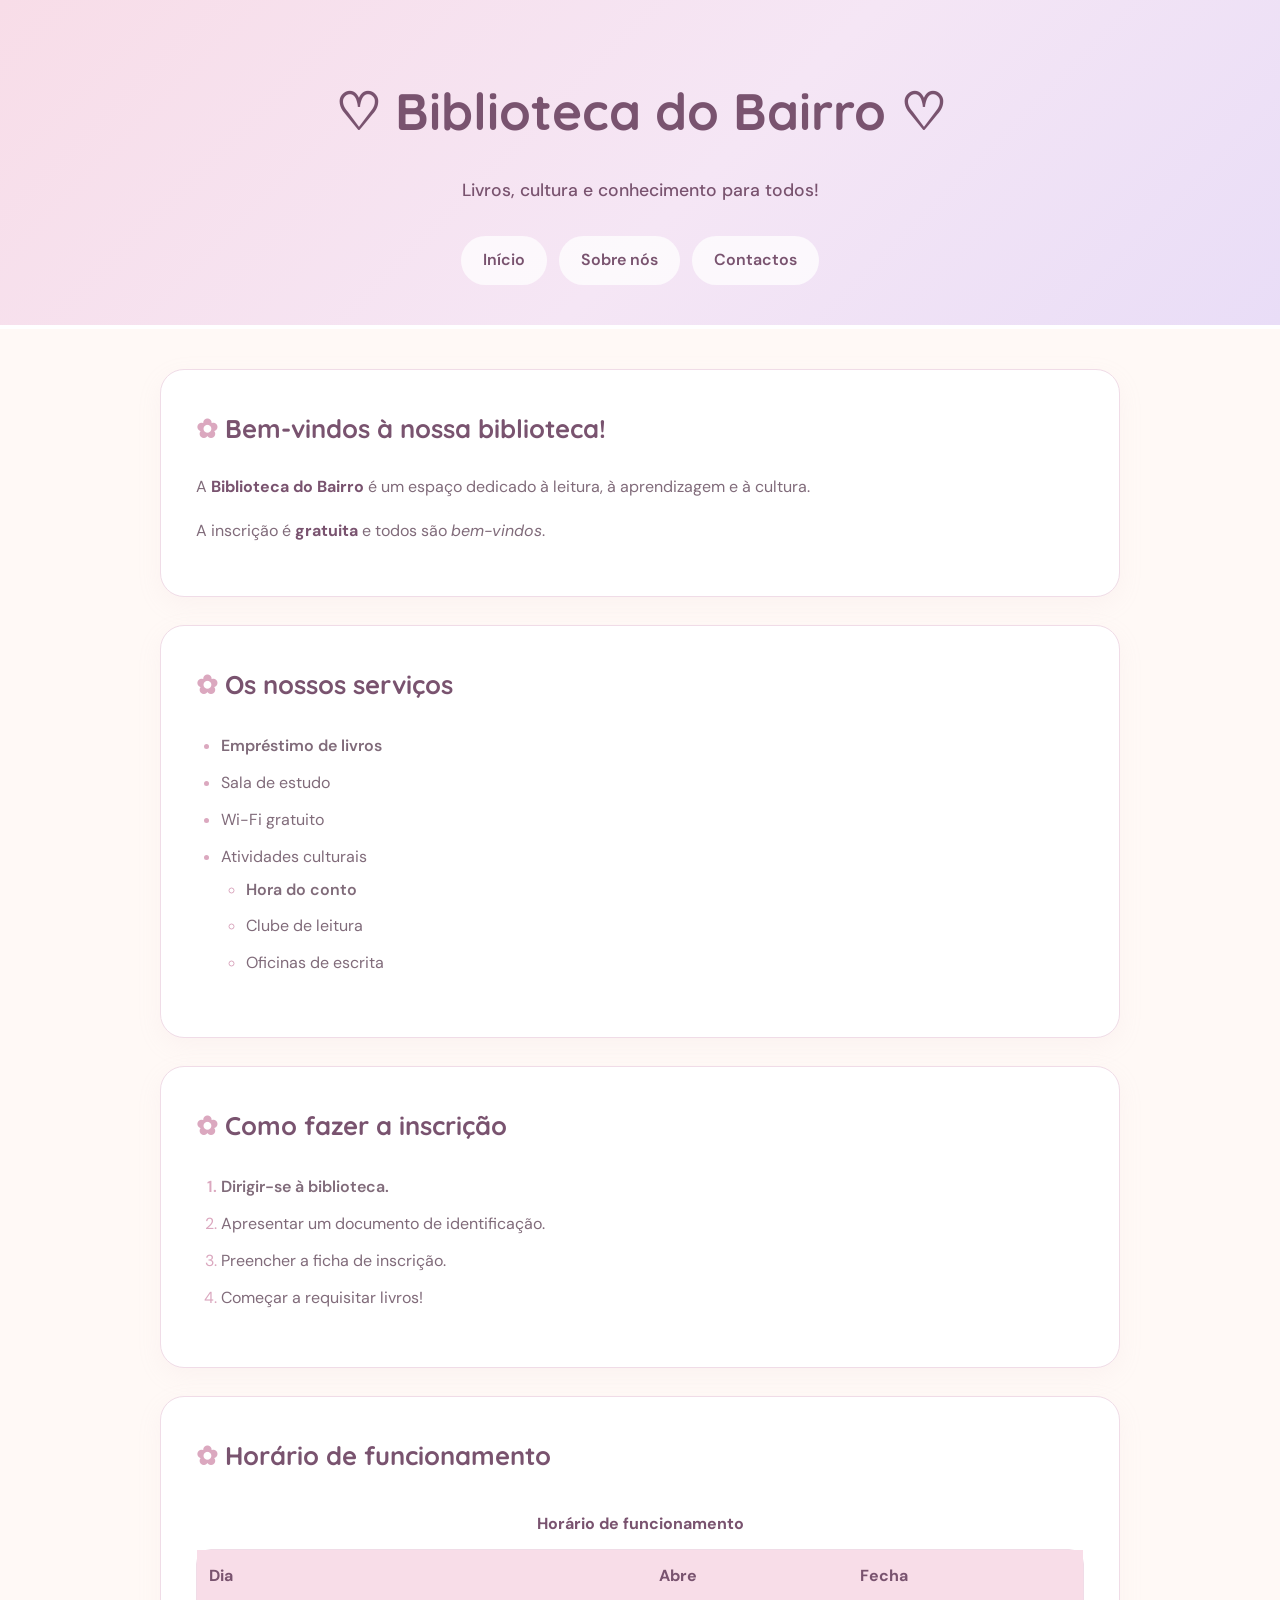
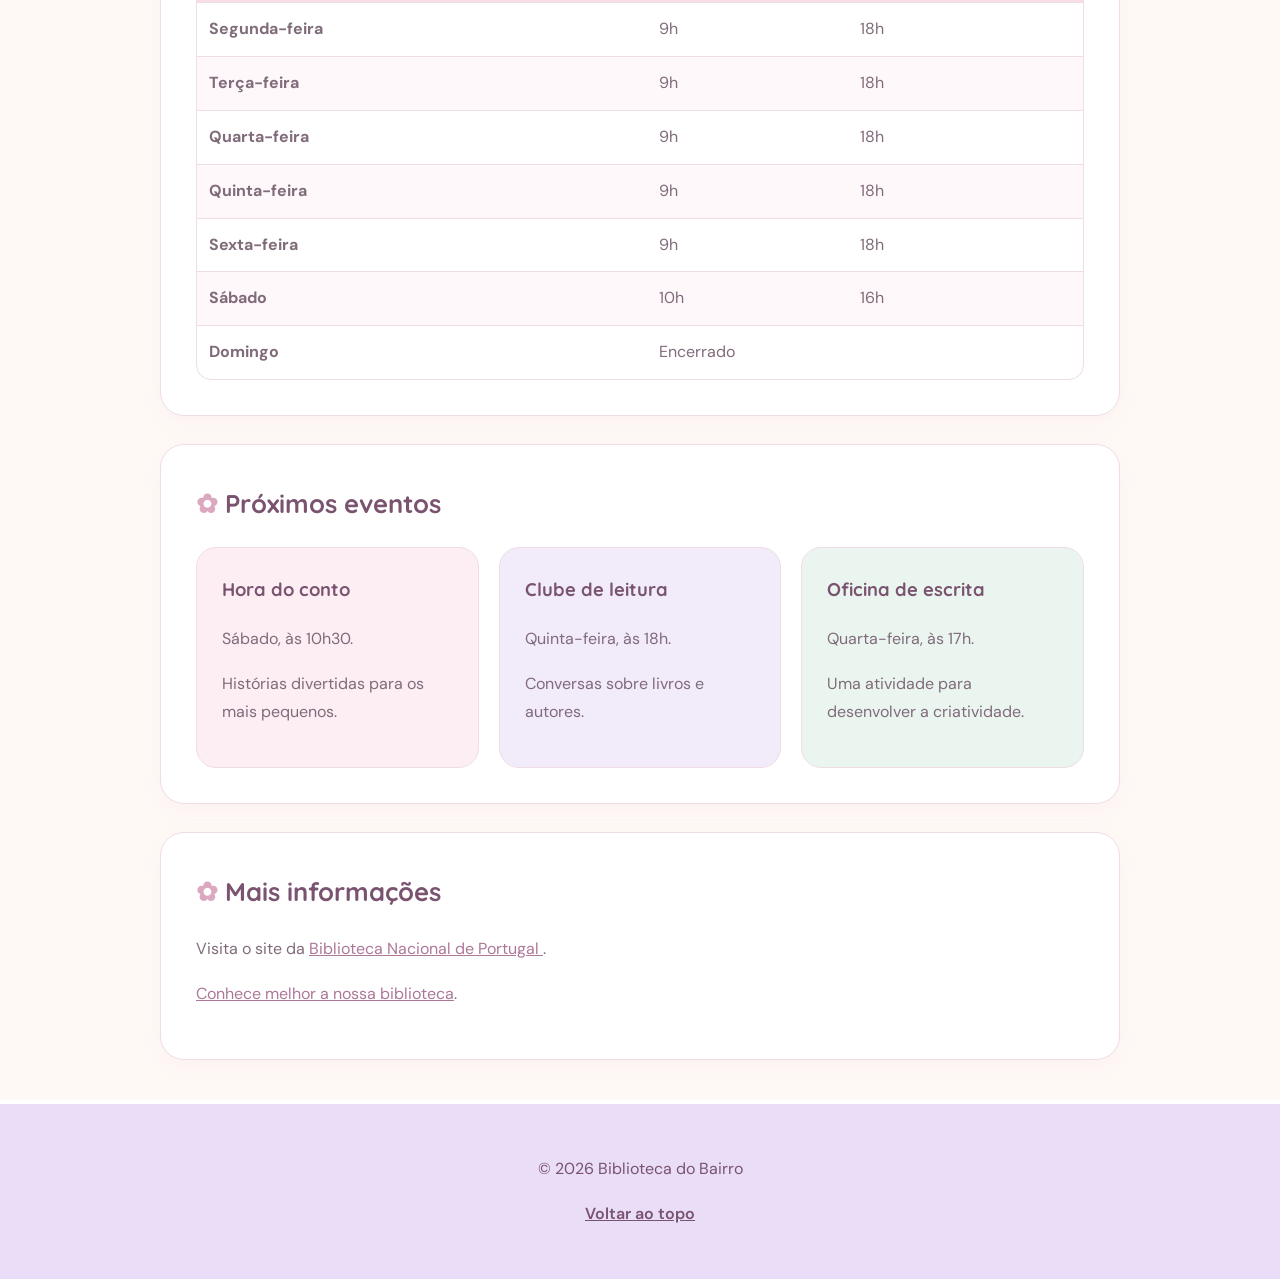
<file: index.html>
<!DOCTYPE html>
<html lang="pt-PT">
<head>
    <meta charset="UTF-8">
    <meta name="viewport" content="width=device-width, initial-scale=1.0">
    <meta name="description" content="Biblioteca do Bairro: livros, leitura, atividades e serviços para a comunidade.">
    <title>Biblioteca do Bairro</title>
    <link rel="stylesheet" href="estilos.css">
    <script src="app.js" defer></script>
</head>
<body>

    <header id="topo">
        <h1>Biblioteca do Bairro</h1>
        <p class="destaque">Livros, cultura e conhecimento para todos!</p>

        <nav aria-label="Menu principal">
            <a href="index.html">Início</a>
            <a href="sobre.html">Sobre nós</a>
            <a href="contactos.html">Contactos</a>
        </nav>
    </header>

    <main>
        <section aria-labelledby="boas-vindas">
            <h2 id="boas-vindas">Bem-vindos à nossa biblioteca!</h2>
            <p>
                A <strong>Biblioteca do Bairro</strong> é um espaço
                dedicado à leitura, à aprendizagem e à cultura.
            </p>
            <p>
                A inscrição é <strong>gratuita</strong> e todos são
                <em>bem-vindos</em>.
            </p>
        </section>

        <section id="servicos">
            <h2>Os nossos serviços</h2>

            <ul>
                <li>Empréstimo de livros</li>
                <li>Sala de estudo</li>
                <li>Wi-Fi gratuito</li>
                <li>
                    Atividades culturais
                    <ul>
                        <li>Hora do conto</li>
                        <li>Clube de leitura</li>
                        <li>Oficinas de escrita</li>
                    </ul>
                </li>
            </ul>
        </section>

        <section id="inscricao">
            <h2>Como fazer a inscrição</h2>

            <ol>
                <li>Dirigir-se à biblioteca.</li>
                <li>Apresentar um documento de identificação.</li>
                <li>Preencher a ficha de inscrição.</li>
                <li>Começar a requisitar livros!</li>
            </ol>
        </section>

        <section id="horario">
            <h2>Horário de funcionamento</h2>

            <table>
                <caption>Horário de funcionamento</caption>
                <thead>
                    <tr>
                        <th scope="col">Dia</th>
                        <th scope="col">Abre</th>
                        <th scope="col">Fecha</th>
                    </tr>
                </thead>
                <tbody>
                    <tr>
                        <th scope="row">Segunda-feira</th>
                        <td>9h</td>
                        <td>18h</td>
                    </tr>
                    <tr>
                        <th scope="row">Terça-feira</th>
                        <td>9h</td>
                        <td>18h</td>
                    </tr>
                    <tr>
                        <th scope="row">Quarta-feira</th>
                        <td>9h</td>
                        <td>18h</td>
                    </tr>
                    <tr>
                        <th scope="row">Quinta-feira</th>
                        <td>9h</td>
                        <td>18h</td>
                    </tr>
                    <tr>
                        <th scope="row">Sexta-feira</th>
                        <td>9h</td>
                        <td>18h</td>
                    </tr>
                    <tr>
                        <th scope="row">Sábado</th>
                        <td>10h</td>
                        <td>16h</td>
                    </tr>
                    <tr>
                        <th scope="row">Domingo</th>
                        <td colspan="2">Encerrado</td>
                    </tr>
                </tbody>
            </table>
        </section>

        <section id="eventos">
            <h2>Próximos eventos</h2>

            <div class="cartoes">
                <article class="cartao">
                    <h3>Hora do conto</h3>
                    <p>Sábado, às 10h30.</p>
                    <p>Histórias divertidas para os mais pequenos.</p>
                </article>

                <article class="cartao">
                    <h3>Clube de leitura</h3>
                    <p>Quinta-feira, às 18h.</p>
                    <p>Conversas sobre livros e autores.</p>
                </article>

                <article class="cartao">
                    <h3>Oficina de escrita</h3>
                    <p>Quarta-feira, às 17h.</p>
                    <p>Uma atividade para desenvolver a criatividade.</p>
                </article>
            </div>
        </section>

        <section id="ligacoes">
            <h2>Mais informações</h2>
            <p>
                Visita o site da
                <a href="https://www.bnportugal.gov.pt"
                   target="_blank"
                   rel="noopener noreferrer">
                    Biblioteca Nacional de Portugal
                </a>.
            </p>
            <p>
                <a href="sobre.html">Conhece melhor a nossa biblioteca</a>.
            </p>
        </section>
    </main>

    <footer>
        <p>&copy; 2026 Biblioteca do Bairro</p>
        <p><a href="#topo">Voltar ao topo</a></p>
    </footer>

</body>
</html>
</file>
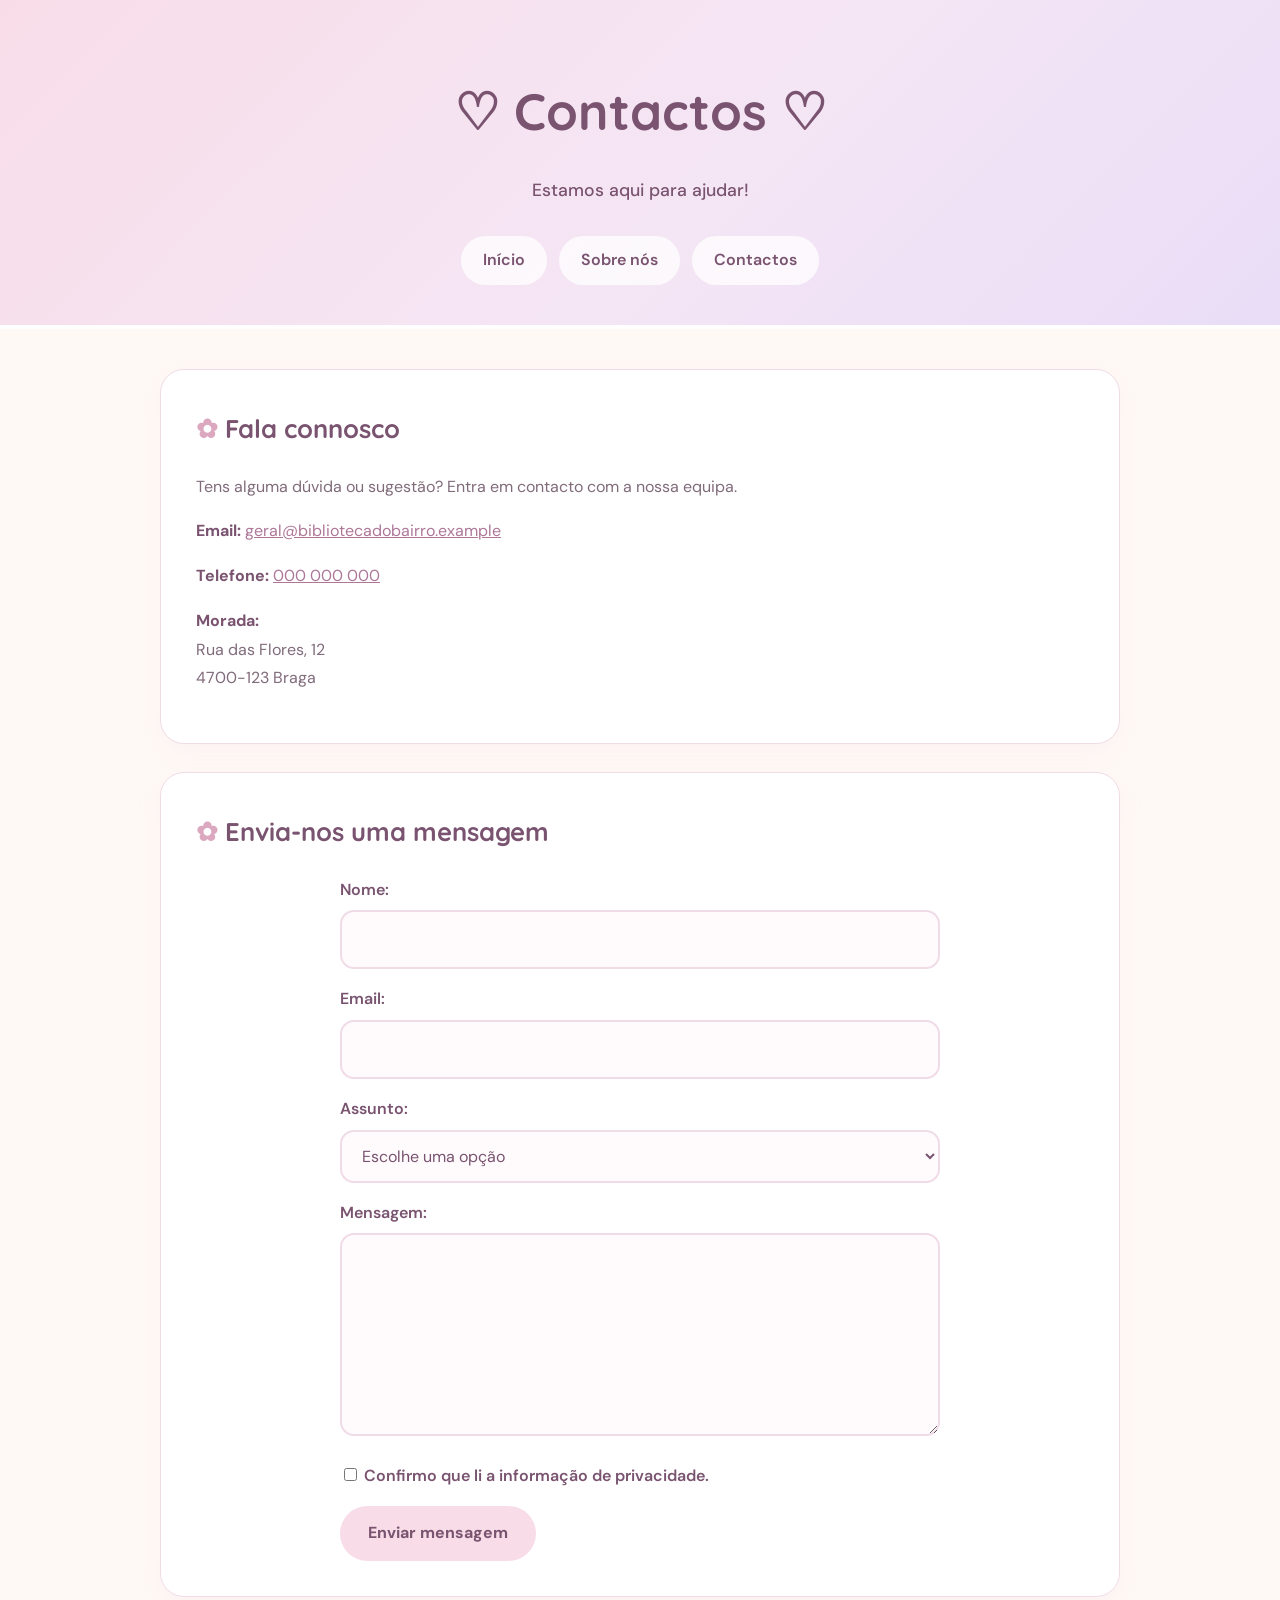
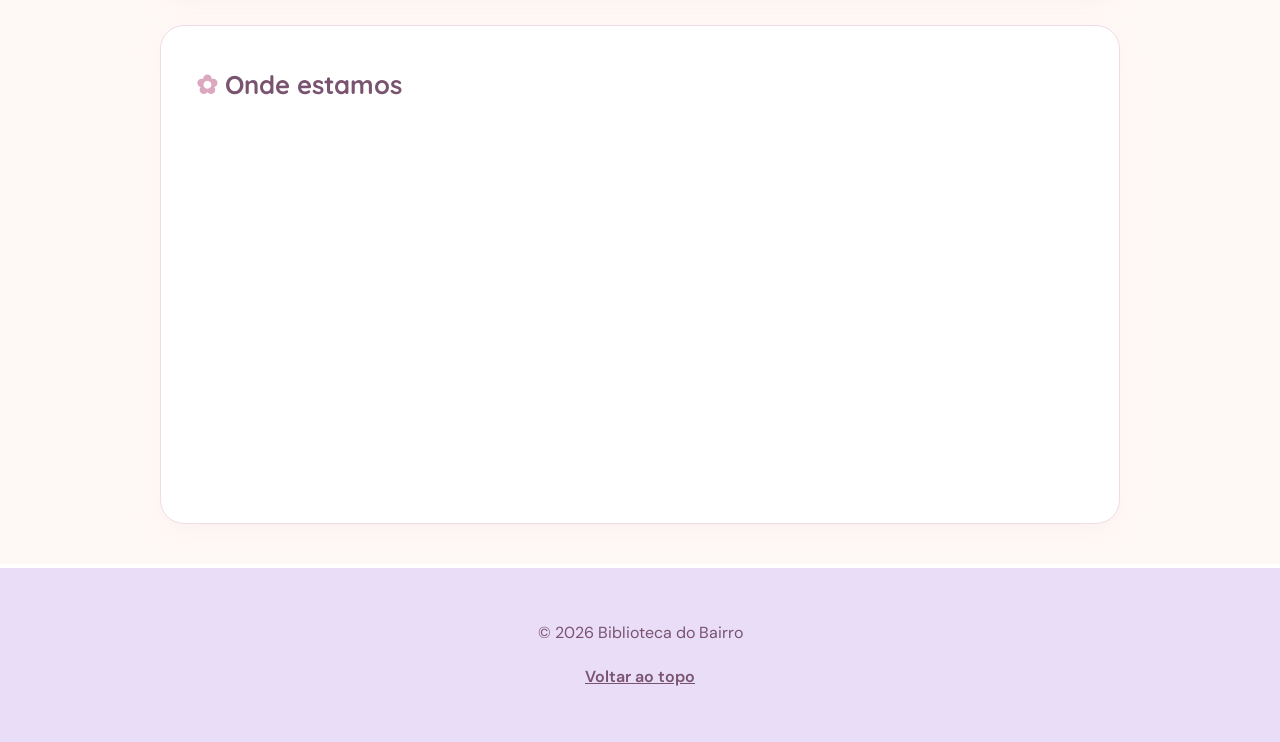
<file: contactos.html>
<!DOCTYPE html>
<html lang="pt-PT">
<head>
    <meta charset="UTF-8">
    <meta name="viewport" content="width=device-width, initial-scale=1.0">
    <meta name="description" content="Contacta a Biblioteca do Bairro.">
    <title>Contactos | Biblioteca do Bairro</title>
    <link rel="stylesheet" href="estilos.css">
</head>
<body>

    <header id="topo">
        <h1>Contactos</h1>
        <p class="destaque">Estamos aqui para ajudar!</p>

        <nav aria-label="Menu principal">
            <a href="index.html">Início</a>
            <a href="sobre.html">Sobre nós</a>
            <a href="contactos.html">Contactos</a>
        </nav>
    </header>

    <main>

        <section>
            <h2>Fala connosco</h2>

            <p>
                Tens alguma dúvida ou sugestão?
                Entra em contacto com a nossa equipa.
            </p>

            <p>
                <strong>Email:</strong>
                <a href="mailto:geral@bibliotecadobairro.example">
                    geral@bibliotecadobairro.example
                </a>
            </p>

            <p>
                <strong>Telefone:</strong>
                <a href="tel:+351000000000">
                    000 000 000
                </a>
            </p>

            <p>
                <strong>Morada:</strong><br>
                Rua das Flores, 12<br>
                4700-123 Braga
            </p>
        </section>

        <section>
            <h2>Envia-nos uma mensagem</h2>

            <form action="#" method="get">

                <p>
                    <label for="nome">Nome:</label><br>
                    <input
                        type="text"
                        id="nome"
                        name="nome"
                        required
                    >
                </p>

                <p>
                    <label for="email">Email:</label><br>
                    <input
                        type="email"
                        id="email"
                        name="email"
                        required
                    >
                </p>

                <p>
                    <label for="assunto">Assunto:</label><br>
                    <select id="assunto" name="assunto" required>
                        <option value="">Escolhe uma opção</option>
                        <option value="inscricao">Inscrição</option>
                        <option value="livros">Livros</option>
                        <option value="eventos">Eventos</option>
                        <option value="outro">Outro</option>
                    </select>
                </p>

                <p>
                    <label for="mensagem">Mensagem:</label><br>
                    <textarea
                        id="mensagem"
                        name="mensagem"
                        rows="6"
                        required
                    ></textarea>
                </p>

                <p>
                    <label>
                        <input
                            type="checkbox"
                            name="privacidade"
                            required
                        >
                        Confirmo que li a informação de privacidade.
                    </label>
                </p>

                <button type="submit">Enviar mensagem</button>

            </form>
        </section>

        <section>
            <h2>Onde estamos</h2>

            <iframe
                title="Mapa da zona central de Braga"
                src="https://www.google.com/maps?q=Braga,Portugal&output=embed"
                width="100%"
                height="350"
                style="border:0;"
                loading="lazy"
                referrerpolicy="no-referrer-when-downgrade">
            </iframe>
        </section>

    </main>

    <footer>
        <p>&copy; 2026 Biblioteca do Bairro</p>
        <p><a href="#topo">Voltar ao topo</a></p>
    </footer>

</body>
</html>
</file>
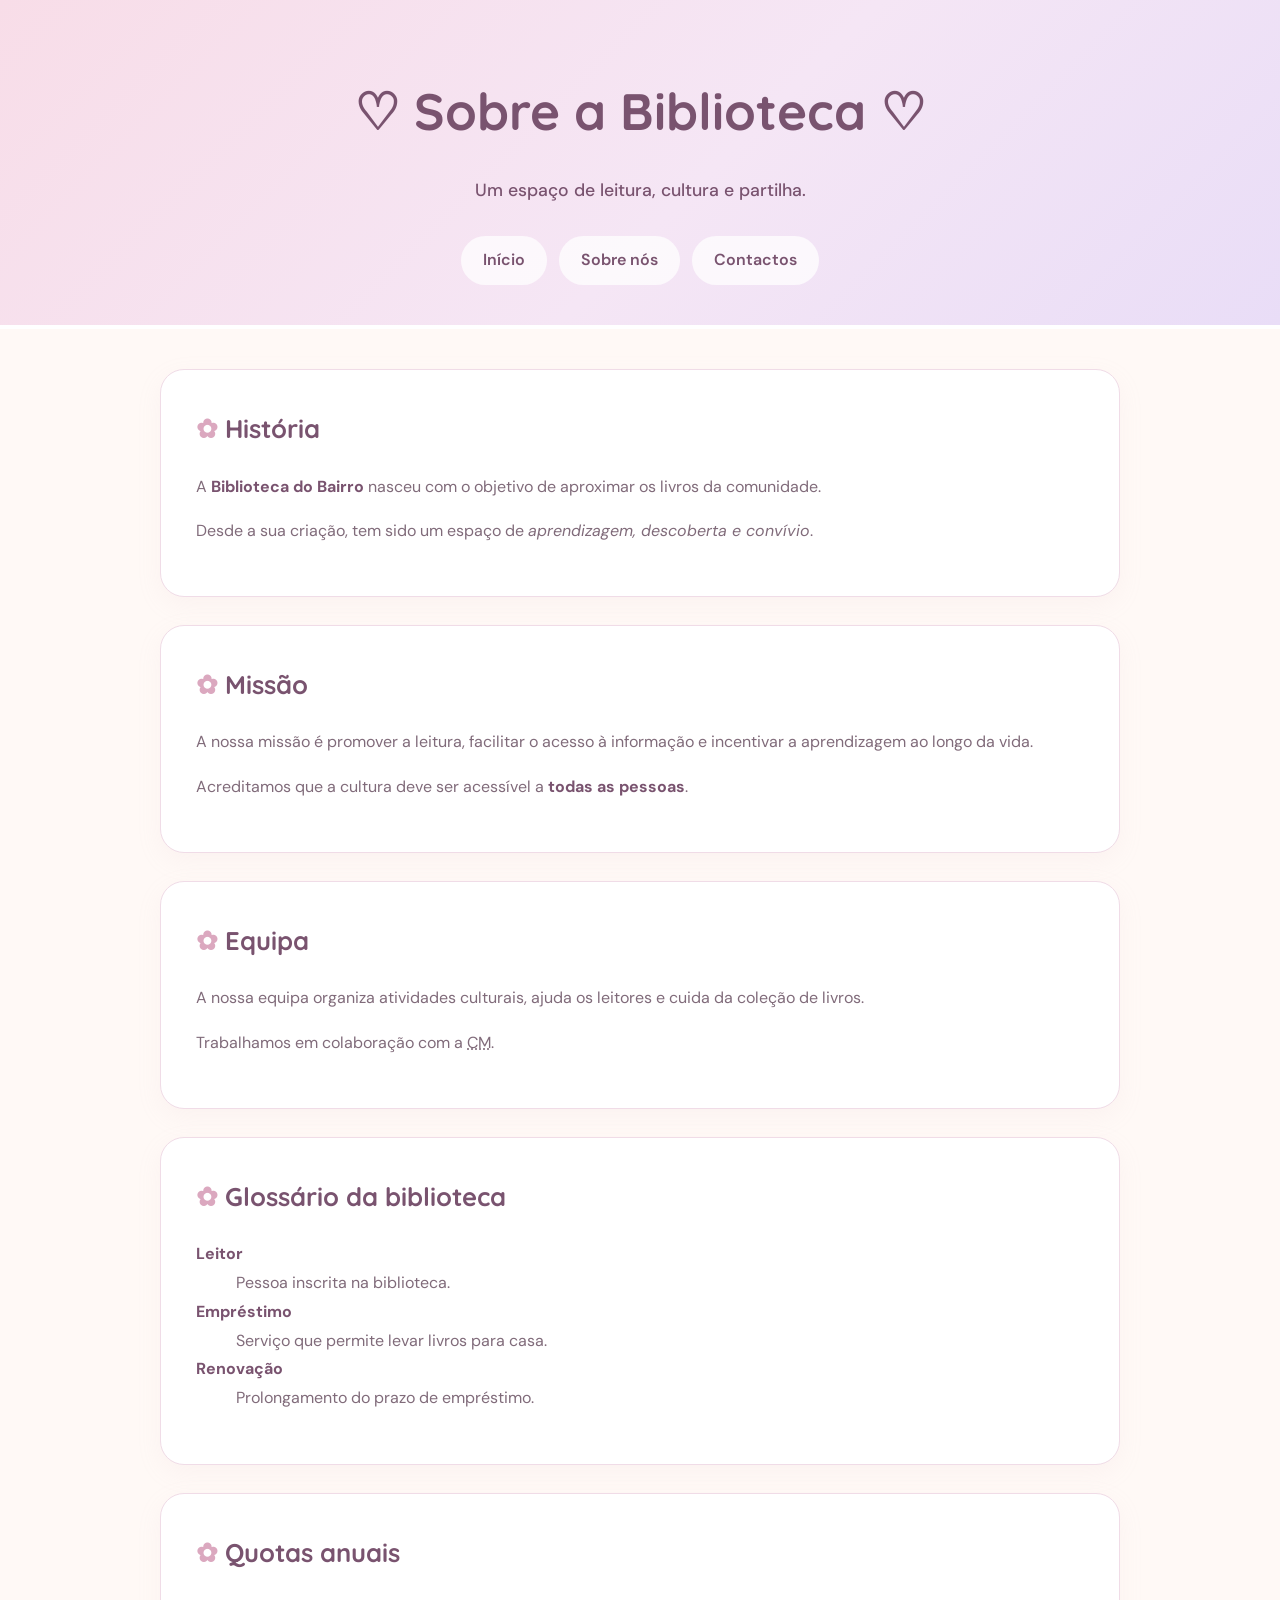
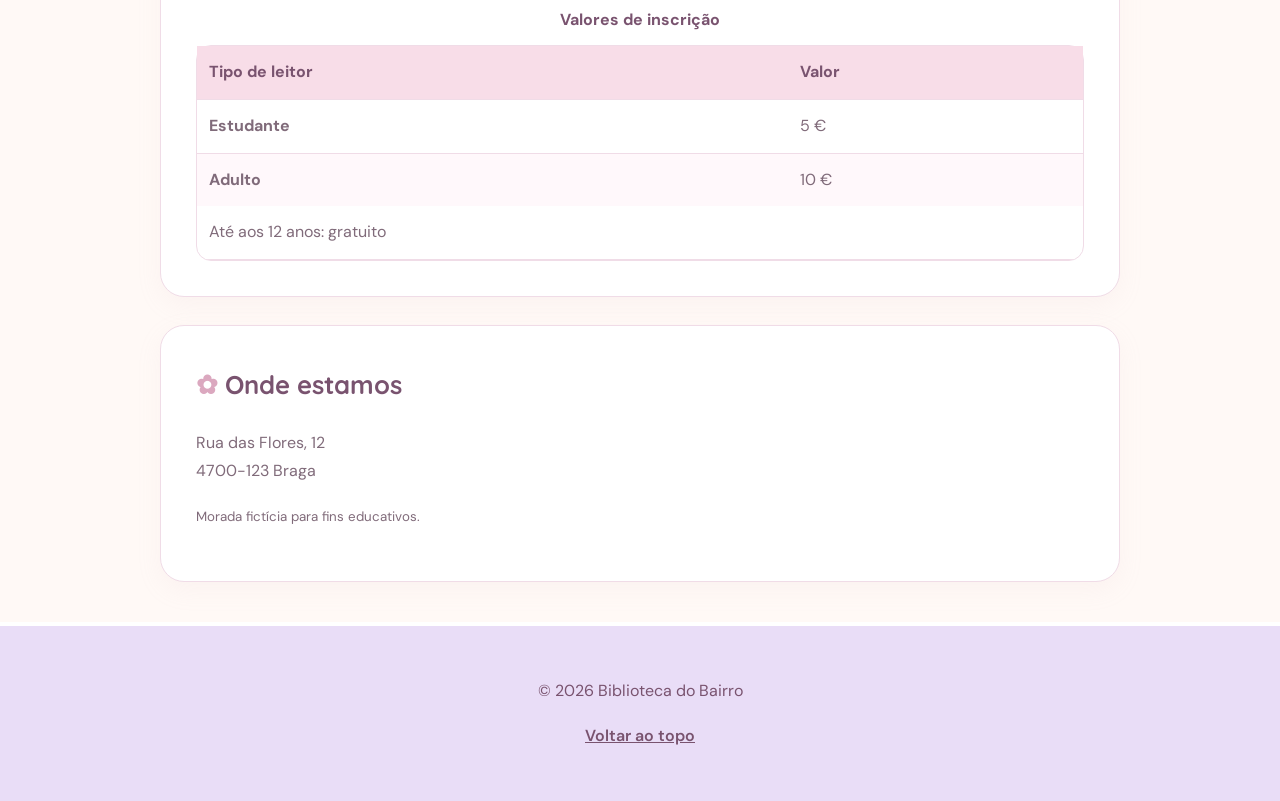
<file: sobre.html>
<!DOCTYPE html>
<html lang="pt-PT">
<head>
    <meta charset="UTF-8">
    <meta name="viewport" content="width=device-width, initial-scale=1.0">
    <meta name="description" content="Conhece a história, a missão e a equipa da Biblioteca do Bairro.">
    <title>Sobre nós | Biblioteca do Bairro</title>
    <link rel="stylesheet" href="estilos.css">
</head>
<body>

    <header id="topo">
        <h1>Sobre a Biblioteca</h1>
        <p class="destaque">Um espaço de leitura, cultura e partilha.</p>

        <nav aria-label="Menu principal">
            <a href="index.html">Início</a>
            <a href="sobre.html">Sobre nós</a>
            <a href="contactos.html">Contactos</a>
        </nav>
    </header>

    <main>
        <section>
            <h2>História</h2>
            <p>
                A <strong>Biblioteca do Bairro</strong> nasceu com o
                objetivo de aproximar os livros da comunidade.
            </p>
            <p>
                Desde a sua criação, tem sido um espaço de
                <em>aprendizagem, descoberta e convívio</em>.
            </p>
        </section>

        <section>
            <h2>Missão</h2>
            <p>
                A nossa missão é promover a leitura, facilitar o
                acesso à informação e incentivar a aprendizagem
                ao longo da vida.
            </p>
            <p>
                Acreditamos que a cultura deve ser acessível
                a <strong>todas as pessoas</strong>.
            </p>
        </section>

        <section id="equipa">
            <h2>Equipa</h2>
            <p>
                A nossa equipa organiza atividades culturais,
                ajuda os leitores e cuida da coleção de livros.
            </p>
            <p>
                Trabalhamos em colaboração com a
                <abbr title="Câmara Municipal">CM</abbr>.
            </p>
        </section>

        <section>
            <h2>Glossário da biblioteca</h2>

            <dl>
                <dt><strong>Leitor</strong></dt>
                <dd>Pessoa inscrita na biblioteca.</dd>

                <dt><strong>Empréstimo</strong></dt>
                <dd>Serviço que permite levar livros para casa.</dd>

                <dt><strong>Renovação</strong></dt>
                <dd>Prolongamento do prazo de empréstimo.</dd>
            </dl>
        </section>

        <section>
            <h2>Quotas anuais</h2>

            <table>
                <caption>Valores de inscrição</caption>

                <thead>
                    <tr>
                        <th scope="col">Tipo de leitor</th>
                        <th scope="col">Valor</th>
                    </tr>
                </thead>

                <tbody>
                    <tr>
                        <th scope="row">Estudante</th>
                        <td>5 €</td>
                    </tr>
                    <tr>
                        <th scope="row">Adulto</th>
                        <td>10 €</td>
                    </tr>
                </tbody>

                <tfoot>
                    <tr>
                        <td colspan="2">Até aos 12 anos: gratuito</td>
                    </tr>
                </tfoot>
            </table>
        </section>

        <section>
            <h2>Onde estamos</h2>
            <p>
                Rua das Flores, 12<br>
                4700-123 Braga
            </p>
            <p><small>Morada fictícia para fins educativos.</small></p>
        </section>
    </main>

    <footer>
        <p>&copy; 2026 Biblioteca do Bairro</p>
        <p><a href="#topo">Voltar ao topo</a></p>
    </footer>

</body>
</html>
</file>
<file: estilos.css>
/* 🌷 Biblioteca do Bairro — Pastel Edition 🌷 */

@import url('https://fonts.googleapis.com/css2?family=DM+Sans:wght@400;500;600;700&family=Quicksand:wght@400;500;600;700&display=swap');

:root {
    --rosa: #f8dde8;
    --rosa-claro: #fceef3;
    --lilas: #e9ddf7;
    --creme: #fff9f6;
    --menta: #dcefe5;
    --branco: #ffffff;
    --texto: #79536f;
    --texto-suave: #806b7a;
    --borda: #f0dce7;
    --destaque: #a77b99;
}

* {
    box-sizing: border-box;
}

html {
    scroll-behavior: smooth;
}

body {
    margin: 0;
    background: var(--creme);
    color: var(--texto-suave);
    font-family: 'DM Sans', sans-serif;
    font-size: 1rem;
    line-height: 1.8;
}

/* 🎀 Cabeçalho */

header {
    background: linear-gradient(
        135deg,
        #f8dde8 0%,
        #f5e6f5 55%,
        #e9ddf7 100%
    );
    padding: 65px 20px 40px;
    text-align: center;
    border-bottom: 4px solid white;
}

h1, h2, h3 {
    font-family: 'Quicksand', sans-serif;
    color: var(--texto);
}

h1 {
    font-size: clamp(2rem, 5vw, 3.2rem);
    margin: 0 0 12px;
    font-weight: 700;
}

header h1::before {
    content: "♡ ";
}

header h1::after {
    content: " ♡";
}

.destaque {
    color: var(--texto);
    font-size: 1.1rem;
    font-weight: 500;
}

/* 🌸 Menu */

nav {
    display: flex;
    justify-content: center;
    flex-wrap: wrap;
    gap: 12px;
    margin-top: 30px;
}

nav a {
    background: rgba(255, 255, 255, 0.75);
    color: var(--texto);
    padding: 10px 22px;
    border-radius: 30px;
    text-decoration: none;
    font-weight: 600;
    transition: 0.3s;
}

nav a:hover {
    background: white;
    color: var(--destaque);
    transform: translateY(-3px);
    box-shadow: 0 5px 15px #d6a6c255;
}

/* 🧁 Conteúdo */

main {
    max-width: 1000px;
    margin: 40px auto;
    padding: 0 20px;
}

section {
    background: var(--branco);
    padding: 35px;
    margin-bottom: 28px;
    border: 1px solid var(--borda);
    border-radius: 24px;
    box-shadow: 0 8px 25px #d9b8c51a;
}

h2 {
    font-size: 1.6rem;
    margin-top: 0;
}

h2::before {
    content: "✿ ";
    color: #dba8bf;
}

h3 {
    font-size: 1.15rem;
}

p {
    margin-bottom: 15px;
}

strong {
    color: var(--texto);
}

a {
    color: #ad7798;
}

a:hover {
    color: #8c5b80;
}

ul, ol {
    padding-left: 25px;
}

li {
    padding: 4px 0;
}

li::marker {
    color: #dba8bf;
}

li:first-child {
    font-weight: 600;
}

/* 🍓 Cartões */

.cartoes {
    display: flex;
    flex-wrap: wrap;
    gap: 20px;
}

.cartao {
    flex: 1 1 220px;
    background: var(--rosa-claro);
    border: 1px solid var(--borda);
    border-radius: 20px;
    padding: 25px;
    transition: 0.3s;
}

.cartao:nth-child(2) {
    background: #f1ebfa;
}

.cartao:nth-child(3) {
    background: #eaf5ef;
}

.cartao:hover {
    transform: translateY(-5px);
    box-shadow: 0 10px 20px #d9b8c540;
}

.cartao h3 {
    margin-top: 0;
}

/* 📖 Tabelas */

table {
    width: 100%;
    border-collapse: separate;
    border-spacing: 0;
    margin-top: 20px;
    overflow: hidden;
    border-radius: 15px;
    border: 1px solid var(--borda);
}

caption {
    font-weight: 700;
    color: var(--texto);
    padding: 10px;
}

th, td {
    padding: 12px;
    text-align: left;
    border-bottom: 1px solid var(--borda);
}

thead {
    background: var(--rosa);
    color: var(--texto);
}

tbody tr:nth-child(even) {
    background: #fff8fb;
}

tbody tr:last-child th,
tbody tr:last-child td {
    border-bottom: none;
}

/* 💌 Formulários */

form {
    max-width: 600px;
    margin: 0 auto;
}

form label {
    color: var(--texto);
    font-weight: 600;
}

input[type="text"],
input[type="email"],
select,
textarea {
    width: 100%;
    padding: 13px 16px;
    margin-top: 6px;
    background: #fffbfd;
    border: 2px solid var(--borda);
    border-radius: 14px;
    color: var(--texto);
    font: inherit;
    transition: 0.2s;
}

input:focus,
select:focus,
textarea:focus {
    outline: none;
    border-color: #d8a9c5;
    box-shadow: 0 0 0 4px #f8dde880;
}

textarea {
    resize: vertical;
}

button,
.botao {
    display: inline-block;
    background: var(--rosa);
    color: var(--texto);
    padding: 13px 28px;
    border: none;
    border-radius: 30px;
    font: inherit;
    font-weight: 700;
    text-decoration: none;
    cursor: pointer;
    transition: 0.3s;
}

button:hover,
.botao:hover {
    background: var(--lilas);
    transform: translateY(-2px);
}

button:focus-visible,
a:focus-visible {
    outline: 3px solid var(--destaque);
    outline-offset: 3px;
}

/* 🗺️ Mapa e imagens */

iframe {
    max-width: 100%;
    border: none;
    border-radius: 18px;
}

img {
    max-width: 100%;
    height: auto;
}

figure {
    margin: 20px 0;
}

figcaption {
    text-align: center;
    font-size: 0.9rem;
    color: var(--texto-suave);
}

/* 🌷 Rodapé */

footer {
    background: var(--lilas);
    color: var(--texto);
    padding: 35px 20px;
    text-align: center;
    border-top: 4px solid white;
}

footer a {
    color: var(--texto);
    font-weight: 600;
}

/* 📱 Telemóveis */

@media (max-width: 600px) {
    header {
        padding: 45px 15px 30px;
    }

    main {
        margin: 25px auto;
        padding: 0 12px;
    }

    section {
        padding: 22px;
        border-radius: 18px;
    }

    nav {
        gap: 8px;
    }

    nav a {
        padding: 8px 14px;
        font-size: 0.9rem;
    }

    .cartoes {
        flex-direction: column;
    }

    th, td {
        padding: 8px;
        font-size: 0.85rem;
    }
}

@media (prefers-reduced-motion: reduce) {
    html {
        scroll-behavior: auto;
    }

    *,
    *::before,
    *::after {
        transition: none !important;
    }
}
</file>
